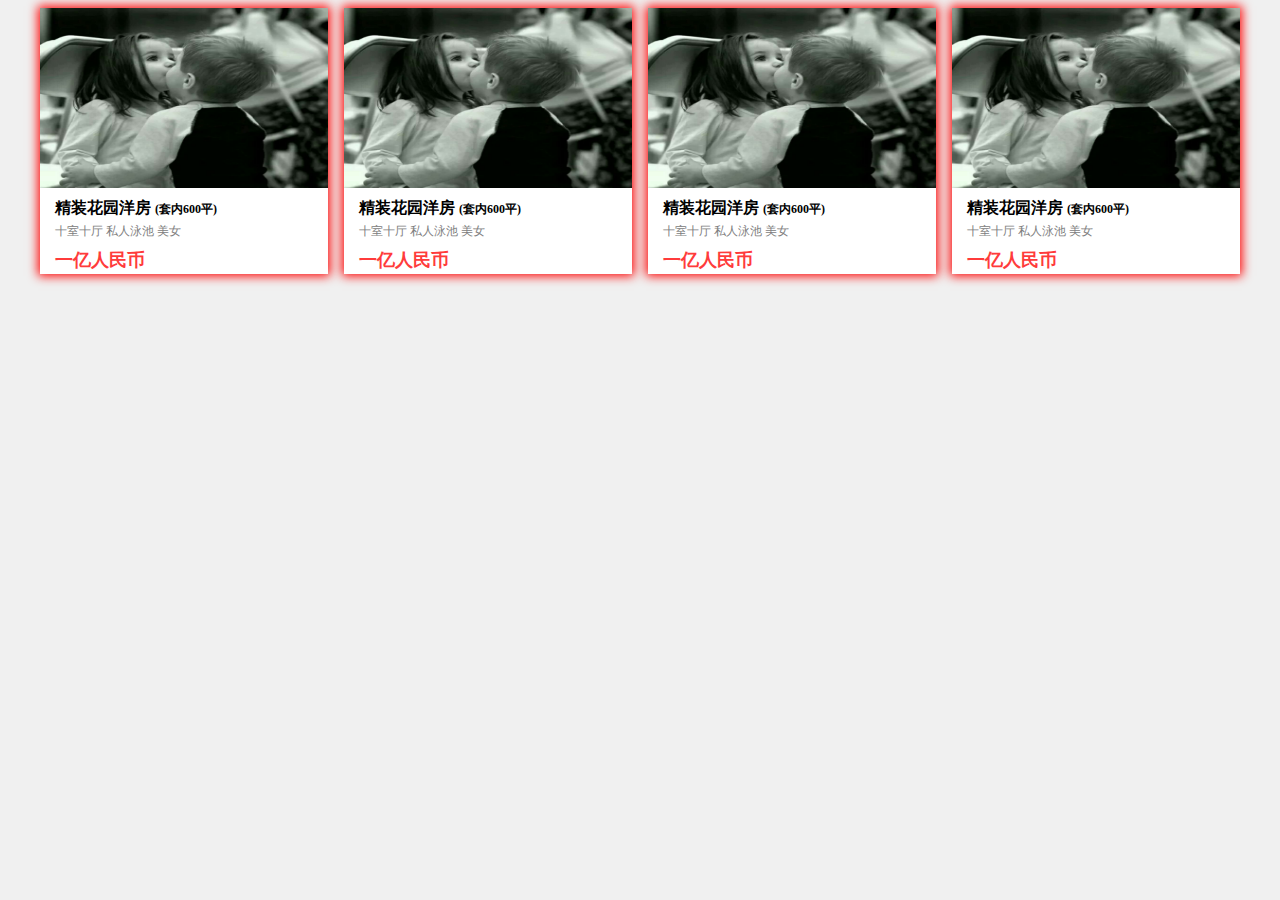
<file: demo1/index.html>
<!DOCTYPE html>
<html lang="en">

<head>
    <meta charset="UTF-8">
    <meta name="viewport" content="width=device-width, initial-scale=1.0">
    <meta http-equiv="X-UA-Compatible" content="ie=edge">
    <title>demo1</title>
    <link rel="stylesheet" href="./style.css">
</head>

<body>
    <div class="cont">
        <div class="box">
            <img src="./1.jpg" alt="">
            <div class="info">
                <h4>
                    精装花园洋房
                    <span>(套内600平)</span>
                </h4>
                <p>十室十厅 私人泳池 美女</p>
                <strong>
                    一亿人民币
                </strong>
            </div>
        </div>
        <div class="box">
            <img src="./1.jpg" alt="">
            <div class="info">
                <h4>
                    精装花园洋房
                    <span>(套内600平)</span>
                </h4>
                <p>十室十厅 私人泳池 美女</p>
                <strong>
                    一亿人民币
                </strong>
            </div>
        </div>
        <div class="box">
            <img src="./1.jpg" alt="">
            <div class="info">
                <h4>
                    精装花园洋房
                    <span>(套内600平)</span>
                </h4>
                <p>十室十厅 私人泳池 美女</p>
                <strong>
                    一亿人民币
                </strong>
            </div>
        </div>
        <div class="box">
            <img src="./1.jpg" alt="">
            <div class="info">
                <h4>
                    精装花园洋房
                    <span>(套内600平)</span>
                </h4>
                <p>十室十厅 私人泳池 美女</p>
                <strong>
                    一亿人民币
                </strong>
            </div>
        </div>
    </div>
</body>

</html>
</file>
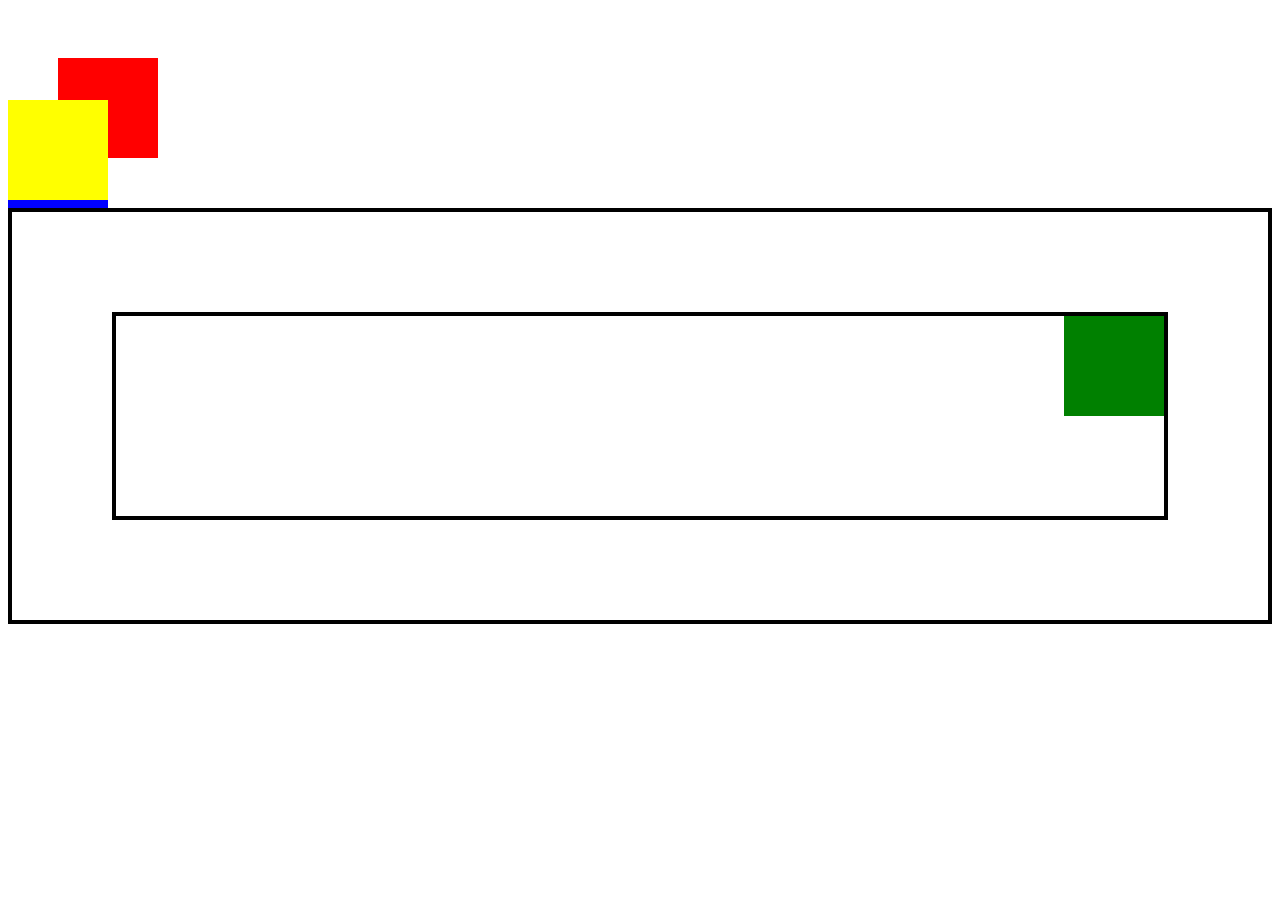
<file: demo2-3种定位/index.html>
<!DOCTYPE html>
<html lang="en">

<head>
    <meta charset="UTF-8">
    <meta name="viewport" content="width=device-width, initial-scale=1.0">
    <meta http-equiv="X-UA-Compatible" content="ie=edge">
    <title>demo2-3种定位</title>
    <link rel="stylesheet" href="./style.css">
</head>

<body>
    <!-- 相对定位 -->
    <div class="box red-box">

    </div>
    <div class="box blue-box">

    </div>

    <!-- 固定定位 -->
    <div class="box yellow-box"></div>

    <!-- 绝对定位 -->
    <div class="outer">
        <div class="inner">
            <div class="box green-box">

            </div>
        </div>
    </div>
</body>

</html>
</file>
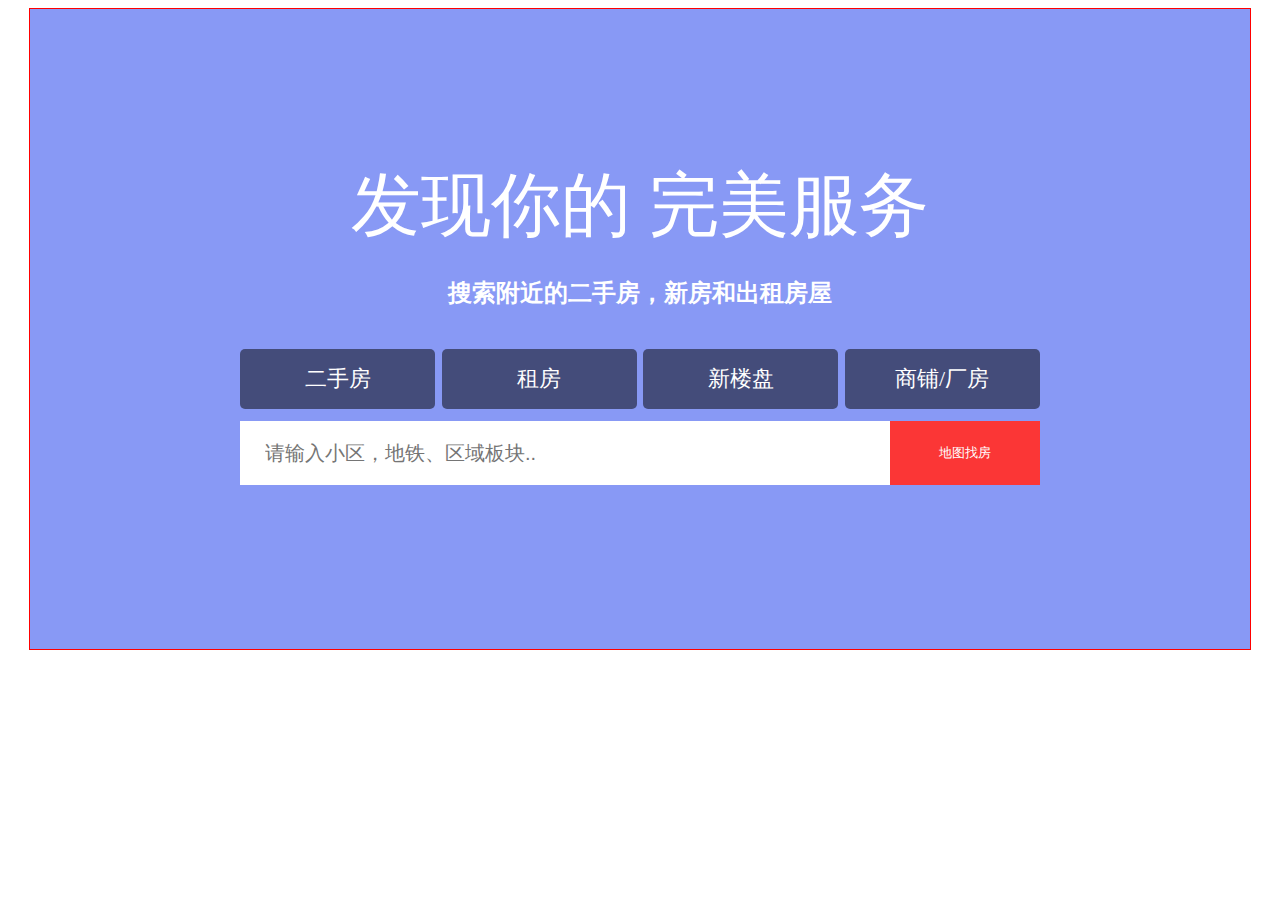
<file: demo3/index.html>
<!DOCTYPE html>
<html lang="en">

<head>
    <meta charset="UTF-8">
    <meta name="viewport" content="width=device-width, initial-scale=1.0">
    <meta http-equiv="X-UA-Compatible" content="ie=edge">
    <title>demo3</title>
    <link rel="stylesheet" href="./style.css">
</head>

<body>

    <div class="cont">
        <div class="inner">
            <h1>发现你的 完美服务</h1>
            <h3>搜索附近的二手房，新房和出租房屋</h3>
            <ul>
                <li>二手房</li>
                <li>租房</li>
                <li>新楼盘</li>
                <li>商铺/厂房</li>
            </ul>
            <div class="search">
                <input type="text" placeholder="请输入小区，地铁、区域板块..">
                <button>地图找房</button>
            </div>
        </div>
    </div>
</body>

</html>
</file>
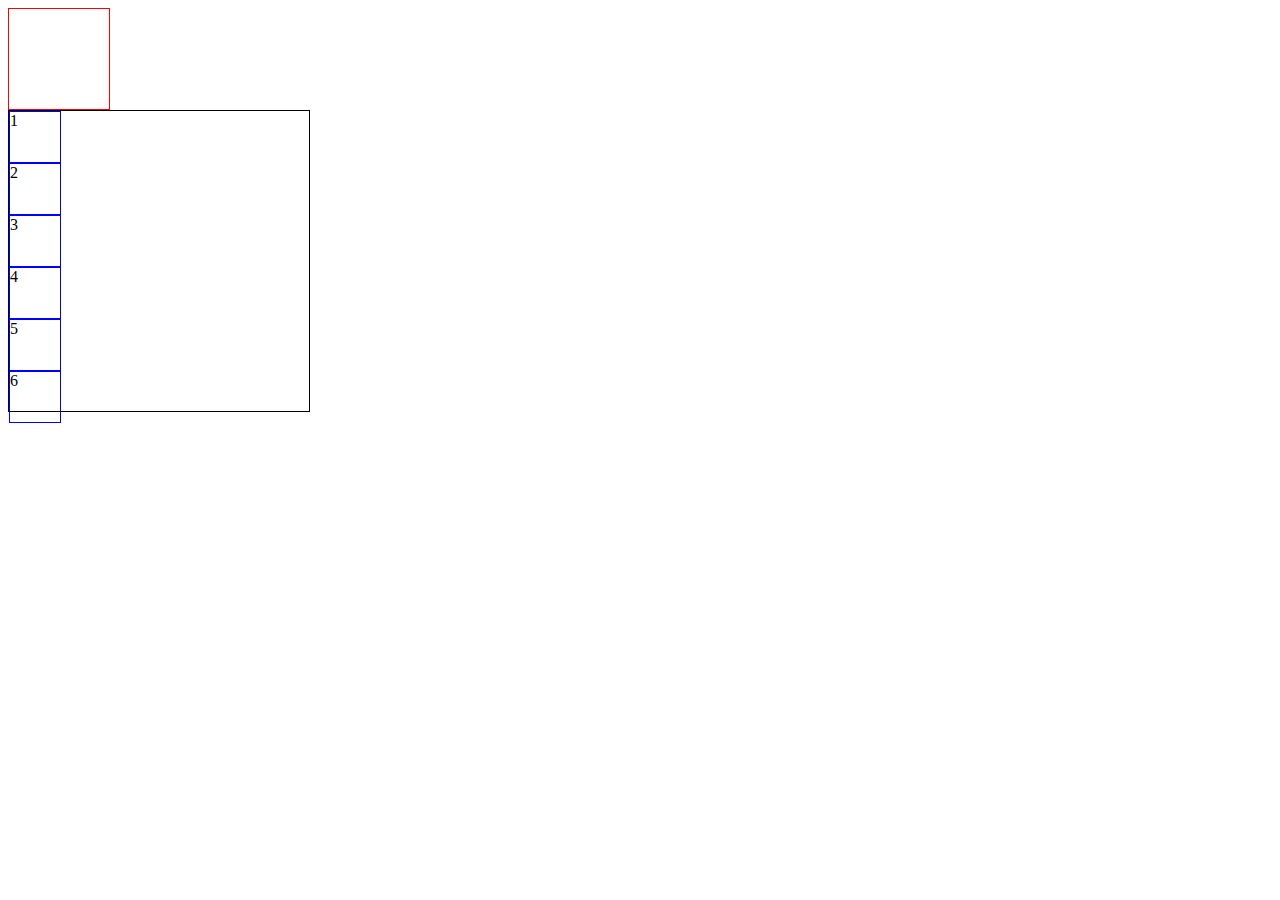
<file: demo4-过渡动画/index.html>
<!DOCTYPE html>
<html lang="en">

<head>
    <meta charset="UTF-8">
    <meta name="viewport" content="width=device-width, initial-scale=1.0">
    <meta http-equiv="X-UA-Compatible" content="ie=edge">
    <title>demo4-过渡动画</title>
    <link rel="stylesheet" href="./style.css">
</head>

<body>
    <div class="box">

    </div>
    <div class="cont">
        <div class="smbox">1</div>
        <div class="smbox">2</div>
        <div class="smbox">3</div>
        <div class="smbox">4</div>
        <div class="smbox">5</div>
        <div class="smbox">6</div>
    </div>

</body>

</html>
</file>
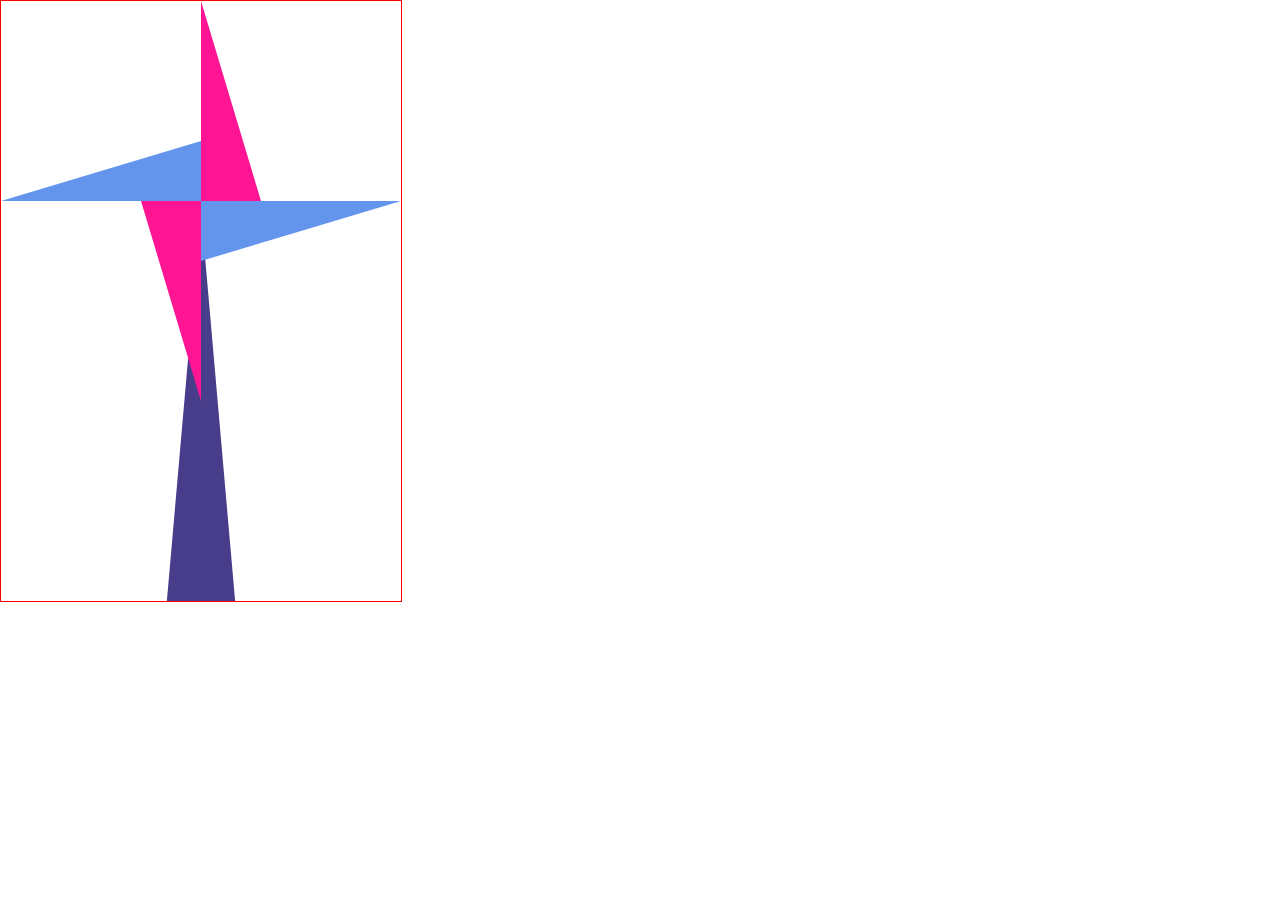
<file: demo5-风车/index.html>
<!DOCTYPE html>
<html lang="en">

<head>
    <meta charset="UTF-8">
    <meta name="viewport" content="width=device-width, initial-scale=1.0">
    <meta http-equiv="X-UA-Compatible" content="ie=edge">
    <title>demo5-风车</title>
    <link rel="stylesheet" href="./style.css">
</head>

<body>

    <div class="cont">
        <ul>
            <li></li>
            <li></li>
            <li></li>
            <li></li>
        </ul>

        <div class="line">

        </div>
    </div>

</body>

</html>
</file>
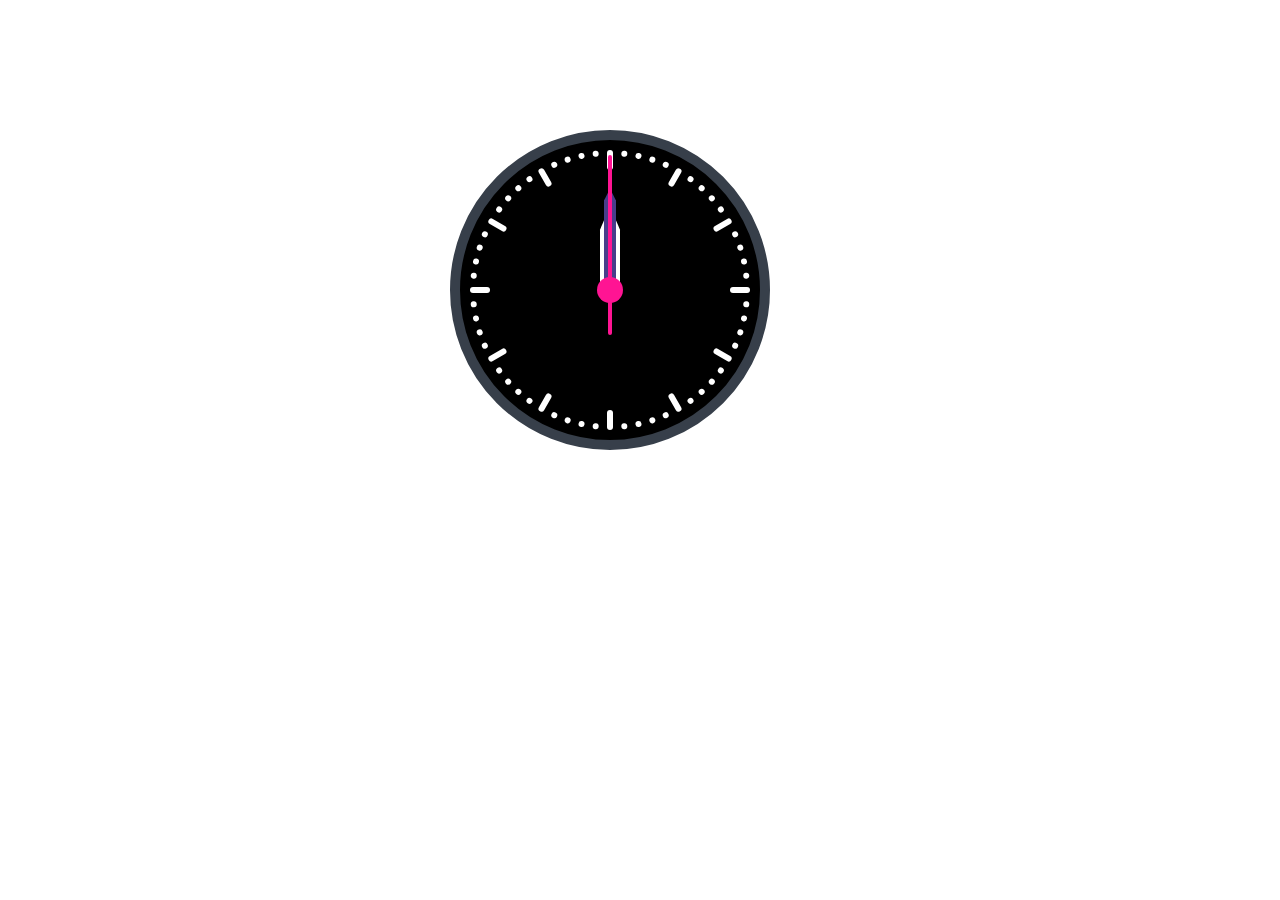
<file: demo6-时钟/index.html>
<!DOCTYPE html>
<html lang="en">

<head>
    <meta charset="UTF-8">
    <meta name="viewport" content="width=device-width, initial-scale=1.0">
    <meta http-equiv="X-UA-Compatible" content="ie=edge">
    <title>时钟</title>
    <link rel="stylesheet" href="./style.css">
</head>

<body>
    <div class="cont">
        <ul>
        </ul>
        <div class="hour"></div>
        <div class="minu"></div>
        <div class="second"></div>
        <div class="dot"></div>
    </div>
    <script src="./main.js"></script>
</body>

</html>
</file>
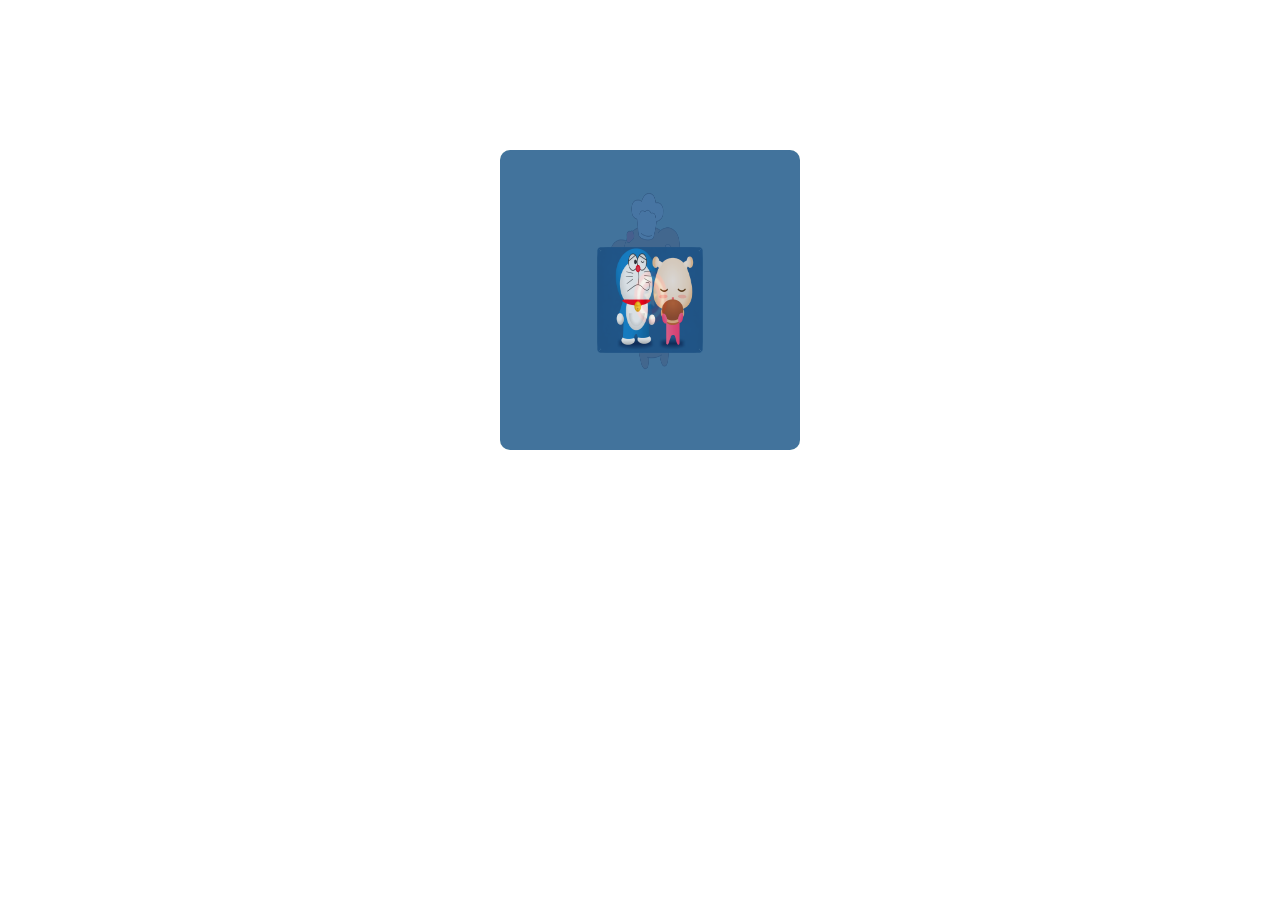
<file: demo7-3D盒子爆炸效果/index.html>
<!DOCTYPE html>
<html lang="en">

<head>
    <meta charset="UTF-8">
    <meta name="viewport" content="width=device-width, initial-scale=1.0">
    <meta http-equiv="X-UA-Compatible" content="ie=edge">
    <title>3D盒子爆炸效果</title>
    <link rel="stylesheet" href="./style.css">
</head>

<body>
    <div class="cont">
        <img src="./img/1.jpg" alt="1">
        <img src="./img/2.jpg" alt="2">
        <img src="./img/3.jpg" alt="3">
        <img src="./img/4.jpg" alt="4">
        <img src="./img/5.jpg" alt="5">
        <img src="./img/6.jpg" alt="6">
        <div class="sm-box">
            <div class="box"></div>
            <div class="box"></div>
            <div class="box"></div>
            <div class="box"></div>
            <div class="box"></div>
            <div class="box"></div>
        </div>
    </div>

</body>

</html>
</file>
<file: demo1/style.css>
h4,
p {
    margin: 0;
}

body {
    background: #f0f0f0;
}

.cont {
    width: 1200px;
    height: 266px;
    /* border: 1px solid red; */
    font-size: 0;
    margin: auto;
}

.box {
    width: 288px;
    height: 266px;
    background: #ffffff;
    display: inline-block;
    margin-right: 16px;
    vertical-align: top;
    box-shadow: 0 0 10px 2px red;
}

img {
    width: 100%;
    height: 180px;
}

.box:nth-child(4) {
    margin-right: 0;
}

.box .info {
    margin-left: 15px;
}

.box h4 {
    font-size: 16px;
    margin-top: 10px;
}

.box h4 span {
    font-size: 12px;
}

.box p {
    font-size: 12px;
    color: grey;
    margin: 4px 0 8px 0;
}

.box strong {
    font-size: 18px;
    color: #ff3b3b;
}
</file>
<file: demo2-3种定位/style.css>
.box {
    width: 100px;
    height: 100px;
}

/* 
相对定位
1、脱离文档流
2、依旧保留原有位置
3、相当于自身原有位置进行偏移
*/
.red-box {
    background: red;
    position: relative;
    top: 50px;
    left: 50px;
}

.blue-box {
    background: blue;

}

/*
绝对定位
1、脱离文档流
2、不保留原有位置
3、相对于离它最近的有定位的包裹元素进行偏移
*/
.outer,
.inner {
    border: 4px solid #000;
    padding: 100px;
}

.inner {
    position: relative;
}

.green-box {
    background: green;
    position: absolute;
    top: 0;
    right: 0;
}

/* 
固定定位
1、脱离文档流
2、不保留原有位置
3、相对于浏览器窗口进行偏移
*/
.yellow-box {
    background: yellow;
    position: fixed;
    top: 100px;
    z-index: 10;
}

/* 
定位元素的层级控制
1、默认情况下，后定位的元素覆盖先定位的元素，后来居上
2、使用z-index动态控制定位元素的层级
*/
</file>
<file: demo3/style.css>
h1,
h3,
ul,
li {
    padding: 0;
    margin: 0;
    list-style: none;
}

.cont {
    width: 1220px;
    height: 640px;
    border: 1px solid red;
    margin: auto;
    background: #8899f5;
}

.inner {
    width: 800px;
    min-height: 100px;
    margin: auto;
    color: #ffffff;
    margin-top: 150px;
}

.inner h1 {
    font-size: 70px;
    margin-bottom: 24px;
    font-weight: normal;
    text-align: center;
}

.inner h3 {
    font-size: 24px;
    text-align: center;
    margin-bottom: 40px;
}

.inner li {
    position: relative;
    /* border-bottom: 10px solid rgba(68, 76, 122); */
    width: 195px;
    height: 60px;
    font-size: 22px;
    text-align: center;
    background: rgba(0, 0, 0, 0.5);
    margin-right: 6.5px;
    display: inline-block;
    text-align: center;
    line-height: 60px;
    border-radius: 5px;
    overflow: hidden;
}

.inner li:last-child {
    margin-right: 0;
}

.inner ul {
    font-size: 0;
}

.search {
    height: 64px;
    margin-top: 12px;
    font-size: 0;
}

.search input {
    width: 600px;
    height: 100%;
    border: none;
    padding: 0 25px;
    vertical-align: top;
    font-size: 20px;
}

.search button {
    width: 150px;
    height: 100%;
    background: #fb3636;
    border: none;
    color: #fff;
}

.inner li::after {
    content: '';
    position: absolute;
    bottom: 0;
    left: 0;
    width: 100%;
    height: 4px;
    background: #ff5500;
    transform: scaleX(0);
    transition: all 1s;
}

.inner li:hover::after {
    transform: scaleX(1);
}
</file>
<file: demo4-过渡动画/style.css>
.box {
    width: 100px;
    height: 100px;
    border: 1px solid red;
    transition: background 1s;
}

.box:hover {
    background: blue;
}

.cont {
    width: 300px;
    height: 300px;
    border: 1px solid black;
}

.smbox {
    width: 50px;
    height: 50px;
    border: 1px solid blue;
    /* 单一样式写法
    过渡动画的属性 */
    transition-property: margin-left;
    /* 动画持续时间 */
    transition-duration: 1s;
    /* 延迟时间 */
    /* transition-delay: 2s; */
    /* 动画风格 */
    transition-timing-function: ease;
}

.smbox:nth-child(2) {
    transition-timing-function: ease-out;
}

.smbox:nth-child(3) {
    transition-timing-function: ease-in-out;
}

.smbox:nth-child(4) {
    transition-timing-function: ease-in;
}

.smbox:nth-child(5) {
    transition-timing-function: linear;
}

.smbox:nth-child(6) {
    transition-timing-function: steps(5);
}

.cont:hover .smbox {
    margin-left: 250px;
}
</file>
<file: demo5-风车/style.css>
* {
    padding: 0;
    margin: 0;
}

li {
    list-style: none;
}

.cont {
    height: 600px;
    width: 400px;
    border: 1px solid red;
    position: relative;
    overflow: hidden;
}

.cont ul {
    width: 400px;
    height: 400px;
    /* background: #d8d8d8; */
    position: relative;
    transition: all 4s;
}

.cont li {
    width: 0;
    height: 0;
    border-style: solid;
    border-width: 30px 100px;
    border-color: rgb(100, 149, 237) transparent transparent rgb(100, 149, 237);
    position: absolute;
    top: 50%;
    left: 50%;
    transform-origin: left top;
}

.cont li:nth-child(2n) {
    border-color: rgb(255, 20, 147) transparent transparent rgb(255, 20, 147);
}

.cont li:nth-child(2) {
    transform: rotate(90deg);
}

.cont li:nth-child(3) {
    transform: rotate(180deg);
}

.cont li:nth-child(4) {
    transform: rotate(-90deg);
}

.cont:hover ul {
    transform: rotate(720deg);
}


.line {
    width: 300px;
    height: 300px;
    background: rgb(72, 61, 139);
    position: absolute;
    bottom: -150px;
    left: 50%;
    margin-left: -150px;
    transform: rotate(45deg) skew(40deg, 40deg);
    z-index: -1;
}
</file>
<file: demo6-时钟/style.css>
* {
    padding: 0;
    margin: 0;
}

li {
    list-style: none;
}

.cont {
    display: inline-block;
    position: relative;
    margin: 130px 450px;
}

.cont ul {
    width: 300px;
    height: 300px;
    border: 10px solid rgb(55, 63, 74);
    background: black;
    position: relative;
    border-radius: 50%;
}

.cont li {
    width: 6px;
    height: 6px;
    background: #fff;
    position: absolute;
    top: 10px;
    left: 50%;
    margin-left: -3px;
    transform-origin: 3px 140px;
    border-radius: 3px;
}

.cont li:nth-child(5n+1) {
    height: 20px;
}

/* 时针 */
.hour {
    width: 20px;
    height: 60px;
    background: #fff;
    position: absolute;
    top: 50%;
    left: 50%;
    margin-left: -10px;
    margin-top: -60px;
    transform-origin: center bottom;
}

.hour::before {
    content: '';
    position: absolute;
    top: -12px;
    left: -2px;
    width: 24px;
    height: 24px;
    background: #fff;
    /* opacity: 0.4; */
    transform: rotate(45deg) skew(22deg, 22deg);
}

/* 分针 */
.minu {
    width: 12px;
    height: 90px;
    background: rgb(72, 61, 139);
    position: absolute;
    top: 50%;
    left: 50%;
    margin-left: -6px;
    margin-top: -90px;
    transform-origin: center bottom;
}

.minu::before {
    content: '';
    position: absolute;
    top: -6px;
    left: 0;
    width: 12px;
    height: 12px;
    background: rgb(72, 61, 139);
    /* opacity: 0.4; */
    transform: rotate(45deg) skew(18deg, 18deg);
}

/* 秒针 */
.second {
    width: 4px;
    height: 180px;
    background: rgb(255, 20, 147);
    position: absolute;
    top: 50%;
    left: 50%;
    margin-left: -2px;
    margin-top: -135px;
    border-radius: 2px;
    transform-origin: 2px 135px;
}

.dot {
    width: 26px;
    height: 26px;
    background: rgb(255, 20, 147);
    position: absolute;
    top: 50%;
    left: 50%;
    margin: -13px 0 0 -13px;
    border-radius: 50%;
}
</file>
<file: demo7-3D盒子爆炸效果/style.css>
* {
    padding: 0;
    margin: 0;
}

li {
    list-style: none;
}

.cont {
    width: 300px;
    height: 300px;
    /* border: 1px solid red; */
    position: relative;
    margin: 150px 500px;
    transform-style: preserve-3d;
    /* perspective: 2000px; */
    transition: all 2s;
    transform-origin: center center 150px;
    animation: cont 5s linear infinite;
}

@keyframes cont {
    from {
        transform: rotateX(0) rotateY(0);
    }

    to {
        transform: rotateX(360ged) rotateY(360ged);
    }
}

.cont img {
    width: 100%;
    height: 100%;
    position: absolute;
    top: 0;
    left: 0;
    opacity: 0.85;
    transition: all 1s;
    border-radius: 10px;
}

.sm-box {
    width: 100px;
    height: 100px;
    /* border: 1px solid blue; */
    position: absolute;
    top: 100px;
    left: 100px;
    transform-style: preserve-3d;
    perspective: 2000px;
    transform: translateZ(100px);
}

.box {
    width: 100%;
    height: 100%;
    background: url(./img/7.jpg);
    background-size: 100% 100%;
    position: absolute;
    top: 0;
    left: 0;
    border-radius: 10px;
}

.box:nth-child(1),
img:nth-child(1) {
    transform-origin: center top;
    transform: rotateX(90deg);
}


.box:nth-child(2),
img:nth-child(2) {
    transform-origin: center bottom;
    transform: rotateX(-90deg);
}

.box:nth-child(3),
img:nth-child(3) {
    transform-origin: left center;
    transform: rotateY(-90deg);
}

.box:nth-child(4),
img:nth-child(4) {
    transform-origin: right center;
    transform: rotateY(90deg);
}

.box:nth-child(5) {
    transform: translateZ(100px);
}

img:nth-child(5) {
    transform: translateZ(300px);
}

.cont:hover img:nth-child(1) {
    transform: translateY(-100px) rotateX(90deg);
}

.cont:hover img:nth-child(2) {
    transform: translateY(100px) rotateX(-90deg);
}

.cont:hover img:nth-child(3) {
    transform: translateX(-100px) rotateY(-90deg);
}

.cont:hover img:nth-child(4) {
    transform: translateX(100px) rotateY(90deg);
}

.cont:hover img:nth-child(5) {
    transform: translateZ(400px);
}

.cont:hover img:nth-child(6) {
    transform: translateZ(-100px);
}

body:hover .cont {
    transform: rotateX(360deg) rotateY(360deg);
}
</file>
